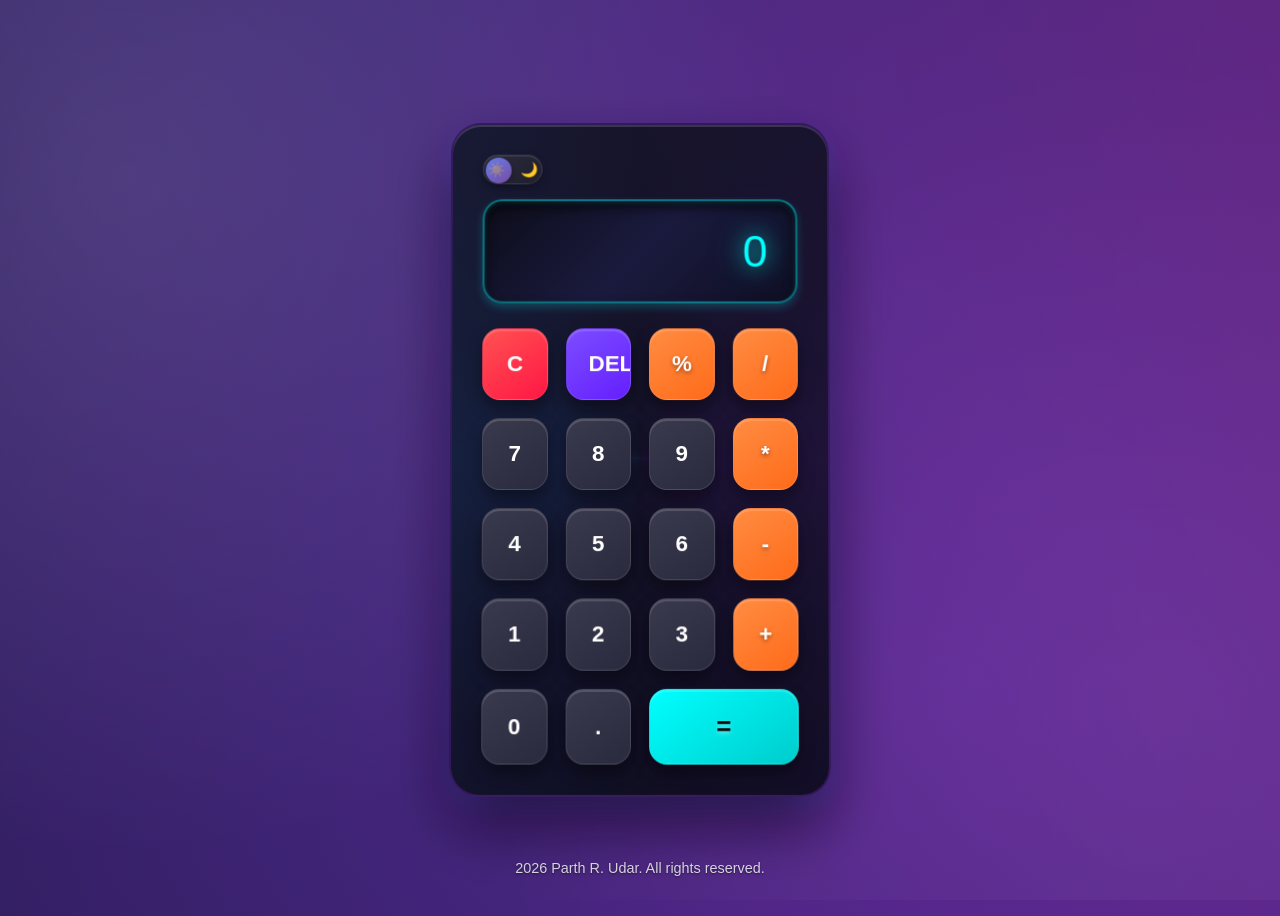
<file: CodeAlpha_Calculator/index.html>
<!DOCTYPE html>
<html lang="en">
<head>
    <meta charset="UTF-8">
    <title>Professional Calculator</title>
    <meta name="viewport" content="width=device-width, initial-scale=1.0">

    <!-- CSS Link -->
    <link rel="stylesheet" href="style.css">
</head>
<body>

<div class="calculator">
    <div class="header">
        <div class="mode-toggle">
            <input type="checkbox" id="theme-toggle" class="theme-toggle-input">
            <label for="theme-toggle" class="theme-toggle-label">
                <span class="sun-icon">☀️</span>
                <span class="moon-icon">🌙</span>
            </label>
        </div>
    </div>
    <div id="display" class="display">0</div>

    <div class="buttons">
        <button class="clear">C</button>
        <button class="del">DEL</button>
        <button class="operator">%</button>
        <button class="operator">/</button>

        <button>7</button>
        <button>8</button>
        <button>9</button>
        <button class="operator">*</button>

        <button>4</button>
        <button>5</button>
        <button>6</button>
        <button class="operator">-</button>

        <button>1</button>
        <button>2</button>
        <button>3</button>
        <button class="operator">+</button>

        <button>0</button>
        <button>.</button>
        <button class="equal">=</button>
    </div>
</div>

<footer class="footer">
    <p> 2026 Parth R. Udar. All rights reserved.</p>
</footer>

<!-- JavaScript Link -->
<script src="script.js"></script>
</body>
</html>
</file>
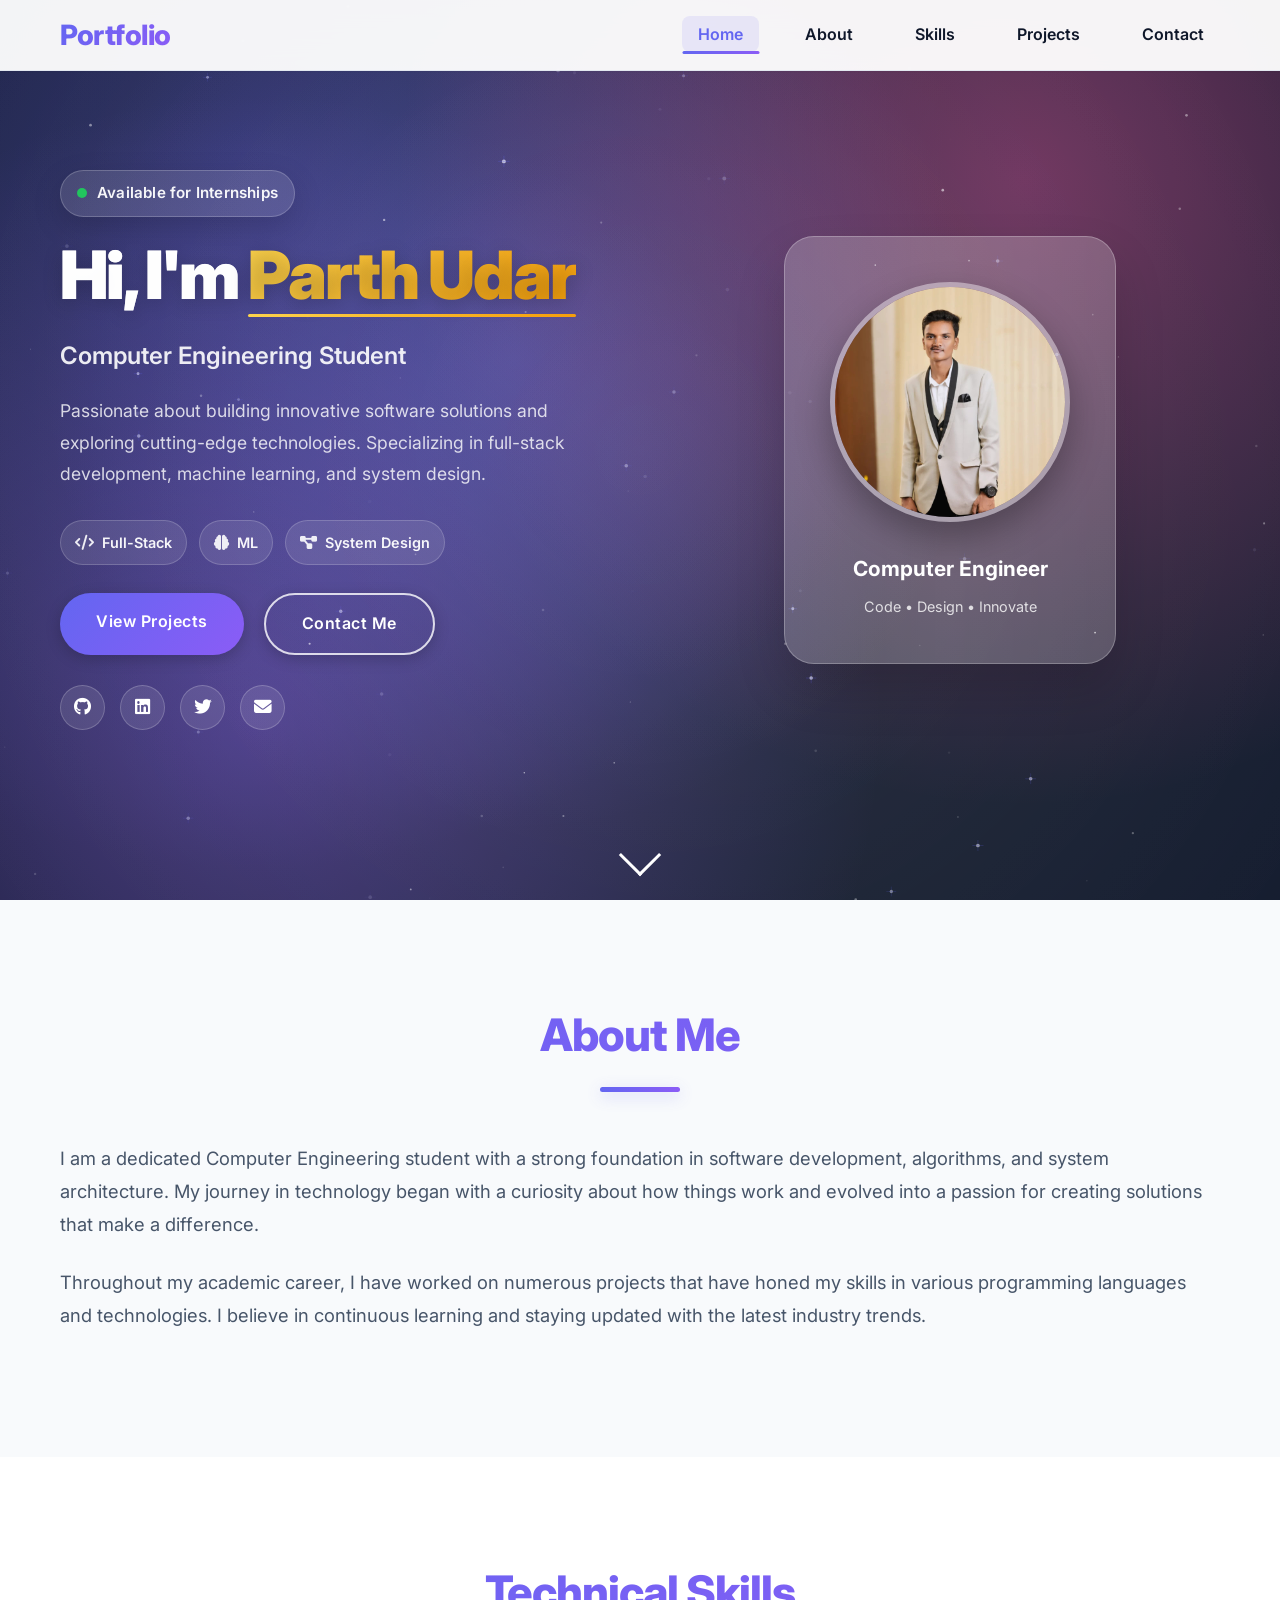
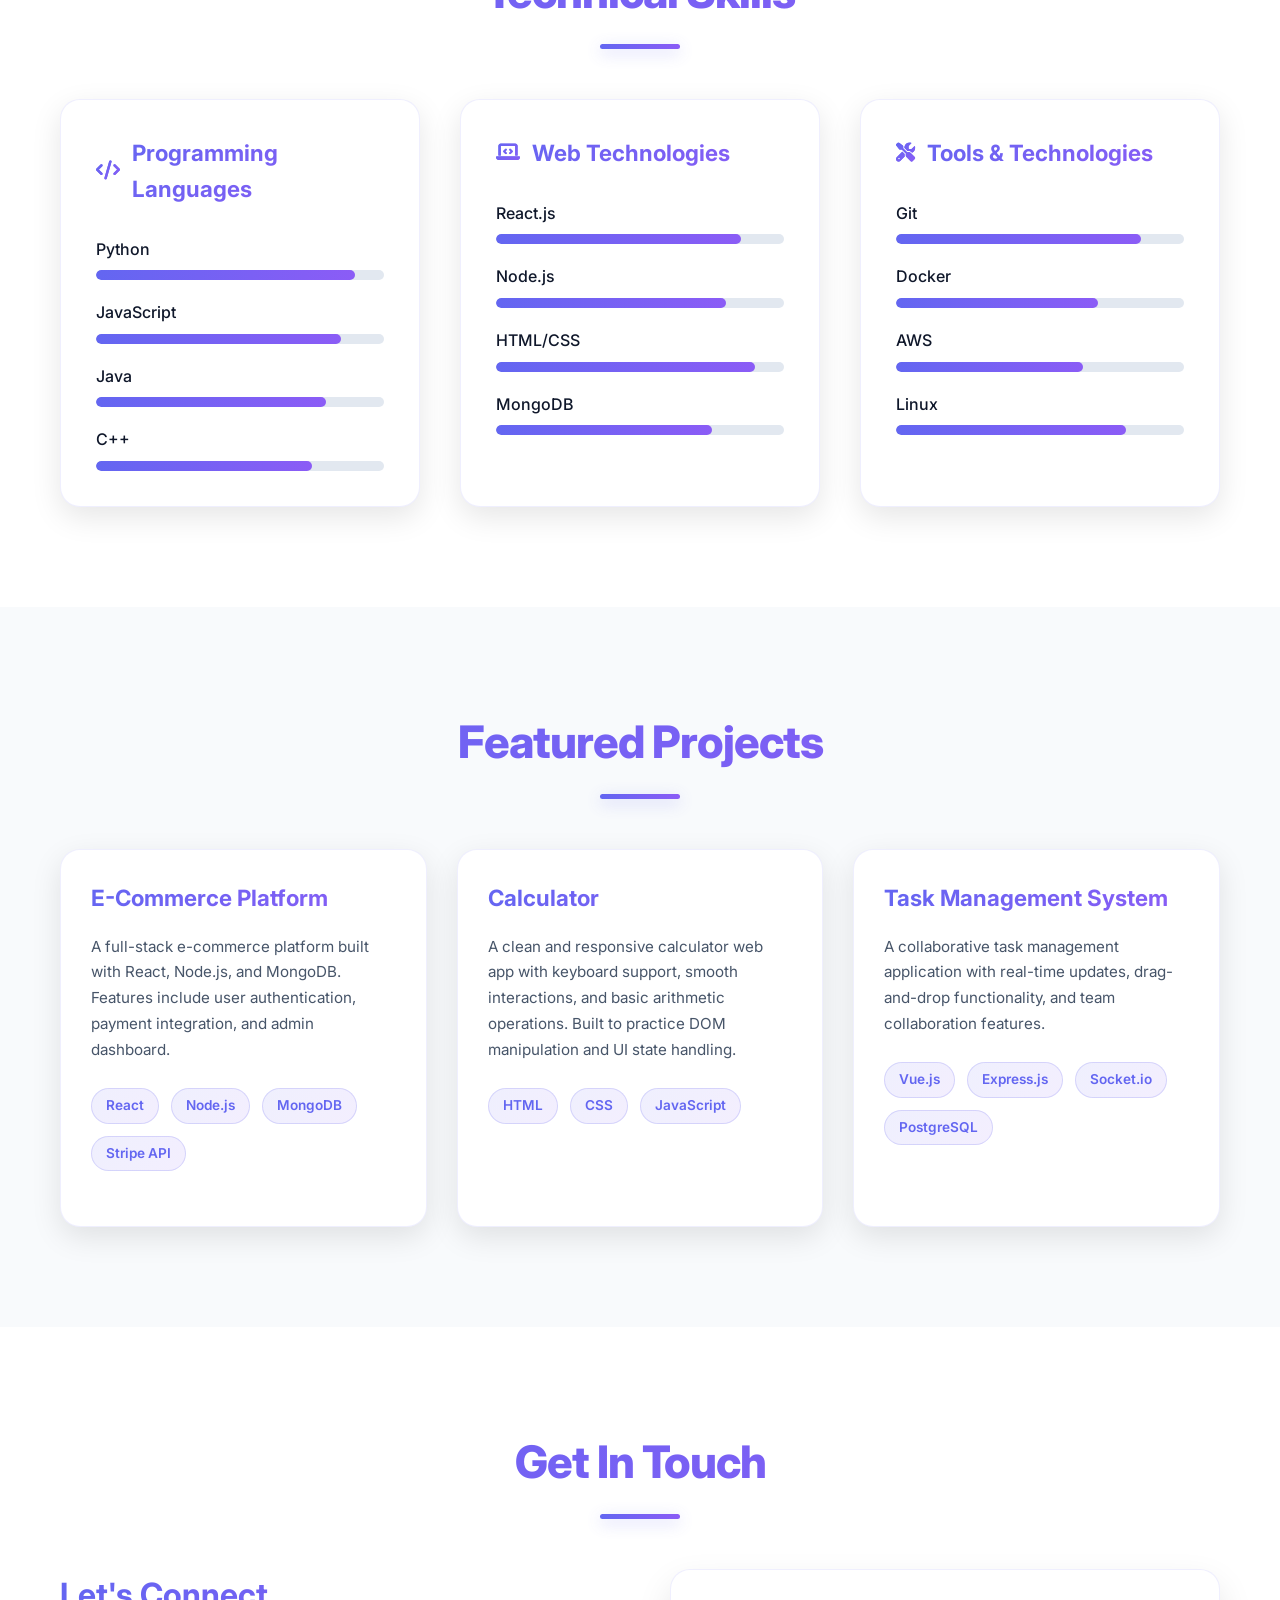
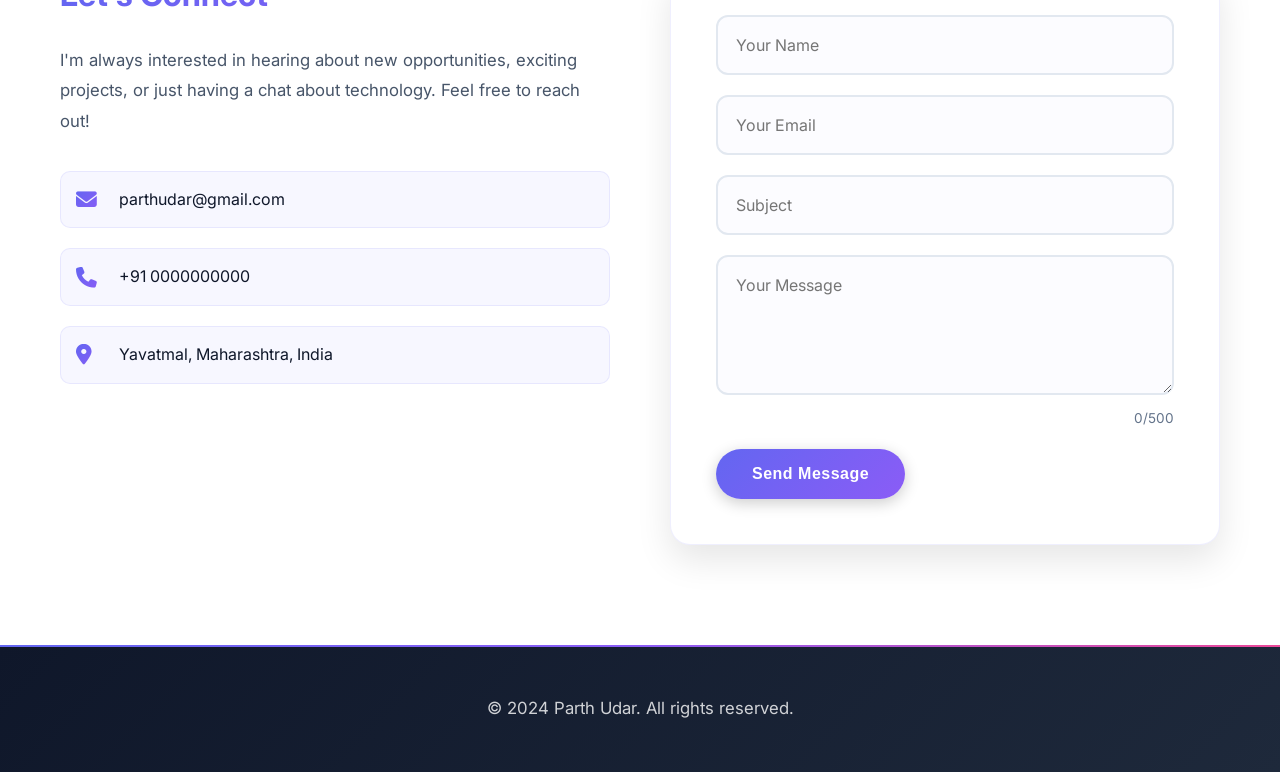
<file: CodeAlpha_Portfilo/index.html>
<!DOCTYPE html>
<html lang="en">
<head>
    <meta charset="UTF-8">
    <meta name="viewport" content="width=device-width, initial-scale=1.0">
    <title>Parth Udar - Computer Engineering Portfolio</title>
    <link rel="stylesheet" href="styles.css">
    <link rel="preconnect" href="https://fonts.googleapis.com">
    <link rel="preconnect" href="https://fonts.gstatic.com" crossorigin>
    <link href="https://fonts.googleapis.com/css2?family=Inter:wght@300;400;500;600;700;800&display=swap" rel="stylesheet">
    <link rel="stylesheet" href="https://cdnjs.cloudflare.com/ajax/libs/font-awesome/6.4.0/css/all.min.css">
</head>
<body>
    <!-- Navigation -->
    <nav class="navbar">
        <div class="nav-container">
            <div class="nav-logo">
                <span class="logo-text">Portfolio</span>
            </div>
            <ul class="nav-menu">
                <li class="nav-item">
                    <a href="#home" class="nav-link">Home</a>
                </li>
                <li class="nav-item">
                    <a href="#about" class="nav-link">About</a>
                </li>
                <li class="nav-item">
                    <a href="#skills" class="nav-link">Skills</a>
                </li>
                <li class="nav-item">
                    <a href="#projects" class="nav-link">Projects</a>
                </li>
                <li class="nav-item">
                    <a href="#contact" class="nav-link">Contact</a>
                </li>
            </ul>
            <div class="hamburger">
                <span class="bar"></span>
                <span class="bar"></span>
                <span class="bar"></span>
            </div>
        </div>
    </nav>

    <!-- Hero Section -->
    <section id="home" class="hero">
        <canvas id="starsCanvas" class="stars-canvas" aria-hidden="true"></canvas>
        <div class="hero-container">
            <div class="hero-content">
                <div class="hero-badge">
                    <span class="badge-dot"></span>
                    <span class="badge-text">Available for Internships</span>
                </div>
                <h1 class="hero-title">
                    <span class="hero-title-prefix">Hi, I'm </span><span class="highlight hero-title-name" data-text="Parth Udar"></span>
                </h1>
                <h2 class="hero-subtitle">Computer Engineering Student</h2>
                <p class="hero-description">
                    Passionate about building innovative software solutions and exploring cutting-edge technologies.
                    Specializing in full-stack development, machine learning, and system design.
                </p>
                <div class="hero-highlights">
                    <span class="highlight-chip"><i class="fas fa-code"></i> Full-Stack</span>
                    <span class="highlight-chip"><i class="fas fa-brain"></i> ML</span>
                    <span class="highlight-chip"><i class="fas fa-diagram-project"></i> System Design</span>
                </div>
                <div class="hero-buttons">
                    <a href="#projects" class="btn btn-primary">View Projects</a>
                    <a href="#contact" class="btn btn-secondary">Contact Me</a>
                </div>
                <div class="hero-social">
                    <a href="#" class="social-link"><i class="fab fa-github"></i></a>
                    <a href="#" class="social-link"><i class="fab fa-linkedin"></i></a>
                    <a href="#" class="social-link"><i class="fab fa-twitter"></i></a>
                    <a href="#" class="social-link"><i class="fas fa-envelope"></i></a>
                </div>
            </div>
            <div class="hero-image">
                <div class="profile-card">
                    <div class="profile-img">
                        <img src="image/Parth_image.jpeg" alt="Parth Udar">
                    </div>
                    <div class="profile-info">
                        <h3>Computer Engineer</h3>
                        <p>Code • Design • Innovate</p>
                    </div>
                </div>
            </div>
        </div>
        <div class="scroll-indicator">
            <div class="scroll-arrow"></div>
        </div>
    </section>

    <!-- About Section -->
    <section id="about" class="about">
        <div class="container">
            <h2 class="section-title">About Me</h2>
            <div class="about-content">
                <div class="about-text">
                    <p>
                        I am a dedicated Computer Engineering student with a strong foundation in software development,
                        algorithms, and system architecture. My journey in technology began with a curiosity about how
                        things work and evolved into a passion for creating solutions that make a difference.
                    </p>
                    <p>
                        Throughout my academic career, I have worked on numerous projects that have honed my skills in
                        various programming languages and technologies. I believe in continuous learning and staying
                        updated with the latest industry trends.
                    </p>
                </div>
            </div>
        </div>
    </section>

    <!-- Skills Section -->
    <section id="skills" class="skills">
        <div class="container">
            <h2 class="section-title">Technical Skills</h2>
            <div class="skills-grid">
                <div class="skill-category">
                    <h3><i class="fas fa-code"></i> Programming Languages</h3>
                    <div class="skill-items">
                        <div class="skill-item">
                            <span class="skill-name">Python</span>
                            <div class="skill-bar">
                                <div class="skill-progress" data-progress="90"></div>
                            </div>
                        </div>
                        <div class="skill-item">
                            <span class="skill-name">JavaScript</span>
                            <div class="skill-bar">
                                <div class="skill-progress" data-progress="85"></div>
                            </div>
                        </div>
                        <div class="skill-item">
                            <span class="skill-name">Java</span>
                            <div class="skill-bar">
                                <div class="skill-progress" data-progress="80"></div>
                            </div>
                        </div>
                        <div class="skill-item">
                            <span class="skill-name">C++</span>
                            <div class="skill-bar">
                                <div class="skill-progress" data-progress="75"></div>
                            </div>
                        </div>
                    </div>
                </div>
                <div class="skill-category">
                    <h3><i class="fas fa-laptop-code"></i> Web Technologies</h3>
                    <div class="skill-items">
                        <div class="skill-item">
                            <span class="skill-name">React.js</span>
                            <div class="skill-bar">
                                <div class="skill-progress" data-progress="85"></div>
                            </div>
                        </div>
                        <div class="skill-item">
                            <span class="skill-name">Node.js</span>
                            <div class="skill-bar">
                                <div class="skill-progress" data-progress="80"></div>
                            </div>
                        </div>
                        <div class="skill-item">
                            <span class="skill-name">HTML/CSS</span>
                            <div class="skill-bar">
                                <div class="skill-progress" data-progress="90"></div>
                            </div>
                        </div>
                        <div class="skill-item">
                            <span class="skill-name">MongoDB</span>
                            <div class="skill-bar">
                                <div class="skill-progress" data-progress="75"></div>
                            </div>
                        </div>
                    </div>
                </div>
                <div class="skill-category">
                    <h3><i class="fas fa-tools"></i> Tools & Technologies</h3>
                    <div class="skill-items">
                        <div class="skill-item">
                            <span class="skill-name">Git</span>
                            <div class="skill-bar">
                                <div class="skill-progress" data-progress="85"></div>
                            </div>
                        </div>
                        <div class="skill-item">
                            <span class="skill-name">Docker</span>
                            <div class="skill-bar">
                                <div class="skill-progress" data-progress="70"></div>
                            </div>
                        </div>
                        <div class="skill-item">
                            <span class="skill-name">AWS</span>
                            <div class="skill-bar">
                                <div class="skill-progress" data-progress="65"></div>
                            </div>
                        </div>
                        <div class="skill-item">
                            <span class="skill-name">Linux</span>
                            <div class="skill-bar">
                                <div class="skill-progress" data-progress="80"></div>
                            </div>
                        </div>
                    </div>
                </div>
            </div>
        </div>
    </section>

    <!-- Projects Section -->
    <section id="projects" class="projects">
        <div class="container">
            <h2 class="section-title">Featured Projects</h2>
            <div class="projects-grid">
                <div class="project-card">
                    <div class="project-content">
                        <h3 class="project-title">E-Commerce Platform</h3>
                        <p class="project-description">
                            A full-stack e-commerce platform built with React, Node.js, and MongoDB. Features include user authentication, payment integration, and admin dashboard.
                        </p>
                        <div class="project-tech">
                            <span class="tech-tag">React</span>
                            <span class="tech-tag">Node.js</span>
                            <span class="tech-tag">MongoDB</span>
                            <span class="tech-tag">Stripe API</span>
                        </div>
                    </div>
                </div>
                <div class="project-card">
                    <div class="project-content">
                        <h3 class="project-title">Calculator</h3>
                        <p class="project-description">
                            A clean and responsive calculator web app with keyboard support, smooth interactions, and basic arithmetic operations.
                            Built to practice DOM manipulation and UI state handling.
                        </p>
                        <div class="project-tech">
                            <span class="tech-tag">HTML</span>
                            <span class="tech-tag">CSS</span>
                            <span class="tech-tag">JavaScript</span>
                        </div>
                    </div>
                </div>
                <div class="project-card">
                    <div class="project-content">
                        <h3 class="project-title">Task Management System</h3>
                        <p class="project-description">
                            A collaborative task management application with real-time updates, drag-and-drop functionality, and team collaboration features.
                        </p>
                        <div class="project-tech">
                            <span class="tech-tag">Vue.js</span>
                            <span class="tech-tag">Express.js</span>
                            <span class="tech-tag">Socket.io</span>
                            <span class="tech-tag">PostgreSQL</span>
                        </div>
                    </div>
                </div>
            </div>
        </div>
    </section>

    <!-- Contact Section -->
    <section id="contact" class="contact">
        <div class="container">
            <h2 class="section-title">Get In Touch</h2>
            <div class="contact-content">
                <div class="contact-info">
                    <h3>Let's Connect</h3>
                    <p>
                        I'm always interested in hearing about new opportunities, exciting projects, or just having a chat about technology.
                        Feel free to reach out!
                    </p>
                    <div class="contact-details">
                        <div class="contact-item">
                            <i class="fas fa-envelope"></i>
                            <span>parthudar@gmail.com</span>
                        </div>
                        <div class="contact-item">
                            <i class="fas fa-phone"></i>
                            <span>+91 0000000000</span>
                        </div>
                        <div class="contact-item">
                            <i class="fas fa-map-marker-alt"></i>
                            <span>Yavatmal, Maharashtra, India</span>
                        </div>
                    </div>
                    <div class="contact-social">
                        <a href="#" class="social-link"><i class="fab fa-github"></i></a>
                        <a href="#" class="social-link"><i class="fab fa-linkedin"></i></a>
                        <a href="#" class="social-link"><i class="fab fa-twitter"></i></a>
                        <a href="#" class="social-link"><i class="fab fa-instagram"></i></a>
                    </div>
                </div>
                <div class="contact-form">
                    <form id="contactForm">
                        <div class="form-group">
                            <input type="text" id="name" name="name" placeholder="Your Name" required>
                        </div>
                        <div class="form-group">
                            <input type="email" id="email" name="email" placeholder="Your Email" required>
                        </div>
                        <div class="form-group">
                            <input type="text" id="subject" name="subject" placeholder="Subject" required>
                        </div>
                        <div class="form-group">
                            <textarea id="message" name="message" rows="5" placeholder="Your Message" required></textarea>
                        </div>
                        <button type="submit" class="btn btn-primary">Send Message</button>
                    </form>
                </div>
            </div>
        </div>
    </section>

    <!-- Footer -->
    <footer class="footer">
        <div class="container">
            <p>&copy; 2024 Parth Udar. All rights reserved.</p>
        </div>
    </footer>

    <script src="script.js"></script>
</body>
</html>
</file>
<file: CodeAlpha_Calculator/style.css>
* {
    box-sizing: border-box;
    font-family: "Segoe UI", Tahoma, sans-serif;
}

body {
    background: 
        radial-gradient(circle at 25% 25%, rgba(138, 43, 226, 0.4), transparent 50%),
        radial-gradient(circle at 75% 75%, rgba(30, 144, 255, 0.4), transparent 50%),
        radial-gradient(circle at 50% 10%, rgba(255, 20, 147, 0.3), transparent 50%),
        linear-gradient(45deg, #0f0c29, #302b63, #24243e);
    background-size: 300% 300%;
    animation: gradientShift 20s ease infinite;
    height: 100vh;
    display: flex;
    flex-direction: column;
    justify-content: center;
    align-items: center;
    overflow: hidden;
    transition: all 0.5s ease;
}

body.light-mode {
    background: 
        radial-gradient(circle at 25% 25%, rgba(255, 182, 193, 0.4), transparent 50%),
        radial-gradient(circle at 75% 75%, rgba(135, 206, 250, 0.4), transparent 50%),
        radial-gradient(circle at 50% 10%, rgba(255, 218, 185, 0.3), transparent 50%),
        linear-gradient(45deg, #ffeef8, #e6f3ff, #fff5e6);
    background-size: 300% 300%;
}

body::before {
    content: '';
    position: absolute;
    top: 0;
    left: 0;
    right: 0;
    bottom: 0;
    background: 
        radial-gradient(circle at 10% 20%, rgba(255, 255, 255, 0.1) 0%, transparent 50%),
        radial-gradient(circle at 90% 80%, rgba(255, 255, 255, 0.05) 0%, transparent 50%);
    pointer-events: none;
}

@keyframes gradientShift {
    0% { background-position: 0% 50%; }
    50% { background-position: 100% 50%; }
    100% { background-position: 0% 50%; }
}

.calculator {
    width: 380px;
    background: linear-gradient(135deg, rgba(20, 20, 40, 0.95), rgba(10, 10, 25, 0.95));
    backdrop-filter: blur(25px);
    border-radius: 30px;
    padding: 30px;
    box-shadow: 
        0 30px 60px rgba(0, 0, 0, 0.6),
        0 20px 40px rgba(138, 43, 226, 0.3),
        0 10px 20px rgba(30, 144, 255, 0.2),
        inset 0 2px 0 rgba(255, 255, 255, 0.15);
    border: 2px solid rgba(138, 43, 226, 0.3);
    transform: perspective(1000px) rotateX(1deg);
    transition: all 0.4s cubic-bezier(0.4, 0, 0.2, 1);
    position: relative;
    overflow: hidden;
}

.calculator::before {
    content: '';
    position: absolute;
    top: -50%;
    left: -50%;
    width: 200%;
    height: 200%;
    background: conic-gradient(from 0deg, transparent, rgba(138, 43, 226, 0.1), transparent, rgba(30, 144, 255, 0.1), transparent);
    animation: rotate 10s linear infinite;
    pointer-events: none;
}

@keyframes rotate {
    0% { transform: rotate(0deg); }
    100% { transform: rotate(360deg); }
}

.calculator:hover {
    transform: perspective(1000px) rotateX(0deg) scale(1.03);
    box-shadow: 
        0 40px 80px rgba(0, 0, 0, 0.7),
        0 25px 50px rgba(138, 43, 226, 0.4),
        0 15px 30px rgba(30, 144, 255, 0.3),
        inset 0 2px 0 rgba(255, 255, 255, 0.2);
}

.display {
    background: linear-gradient(135deg, #0d0d1a, #1a1a3e, #0f0f23);
    color: #00ffff;
    font-size: 2.8rem;
    font-weight: 200;
    padding: 25px;
    text-align: right;
    border-radius: 20px;
    margin-bottom: 25px;
    overflow-x: auto;
    box-shadow: 
        inset 0 6px 12px rgba(0, 0, 0, 0.7),
        inset 0 2px 4px rgba(0, 255, 255, 0.3),
        0 4px 8px rgba(0, 255, 255, 0.2);
    border: 2px solid rgba(0, 255, 255, 0.4);
    text-shadow: 
        0 0 20px rgba(0, 255, 255, 0.8),
        0 0 40px rgba(0, 255, 255, 0.4);
    letter-spacing: 3px;
    position: relative;
    overflow: hidden;
}

.display::before {
    content: '';
    position: absolute;
    top: 0;
    left: -100%;
    width: 100%;
    height: 100%;
    background: linear-gradient(90deg, transparent, rgba(0, 255, 255, 0.2), transparent);
    animation: shimmer 3s infinite;
}

@keyframes shimmer {
    0% { left: -100%; }
    50%, 100% { left: 100%; }
}

.buttons {
    display: grid;
    grid-template-columns: repeat(4, 1fr);
    gap: 18px;
    position: relative;
    z-index: 1;
}

button {
    padding: 22px;
    font-size: 1.4rem;
    font-weight: 600;
    border: none;
    border-radius: 18px;
    cursor: pointer;
    background: linear-gradient(145deg, #3a3a4e, #2a2a3e);
    color: #ffffff;
    transition: all 0.4s cubic-bezier(0.4, 0, 0.2, 1);
    box-shadow: 
        0 8px 16px rgba(0, 0, 0, 0.4),
        inset 0 2px 0 rgba(255, 255, 255, 0.15);
    position: relative;
    overflow: hidden;
    border: 1px solid rgba(255, 255, 255, 0.1);
}

button::before {
    content: '';
    position: absolute;
    top: 0;
    left: -100%;
    width: 100%;
    height: 100%;
    background: linear-gradient(90deg, transparent, rgba(255, 255, 255, 0.3), transparent);
    transition: left 0.6s;
}

button:hover::before {
    left: 100%;
}

button:hover {
    transform: translateY(-3px) scale(1.06);
    background: linear-gradient(145deg, #4a4a5e, #3a3a4e);
    box-shadow: 
        0 12px 24px rgba(0, 0, 0, 0.5),
        0 6px 12px rgba(138, 43, 226, 0.3),
        inset 0 2px 0 rgba(255, 255, 255, 0.2);
}

button:active {
    transform: translateY(-1px) scale(1.02);
    box-shadow: 
        0 4px 8px rgba(0, 0, 0, 0.4),
        inset 0 2px 4px rgba(0, 0, 0, 0.3);
}

.operator {
    background: linear-gradient(145deg, #ff8c42, #ff6b1a);
    color: #ffffff;
    font-weight: 700;
    text-shadow: 0 2px 4px rgba(0, 0, 0, 0.4);
}

.operator:hover {
    background: linear-gradient(145deg, #ffa726, #ff9800);
    box-shadow: 
        0 12px 24px rgba(255, 140, 66, 0.5),
        0 6px 12px rgba(255, 193, 7, 0.4),
        inset 0 2px 0 rgba(255, 255, 255, 0.3);
}

.equal {
    grid-column: span 2;
    background: linear-gradient(145deg, #00ffff, #00cccc);
    color: #0a0a0f;
    font-weight: bold;
    font-size: 1.6rem;
    text-shadow: 0 2px 4px rgba(255, 255, 255, 0.4);
}

.equal:hover {
    background: linear-gradient(145deg, #40ffff, #00dddd);
    box-shadow: 
        0 12px 24px rgba(0, 255, 255, 0.5),
        0 6px 12px rgba(0, 212, 212, 0.4),
        inset 0 2px 0 rgba(255, 255, 255, 0.3);
}

.clear {
    background: linear-gradient(145deg, #ff5252, #ff1744);
    color: #ffffff;
    font-weight: 700;
}

.clear:hover {
    background: linear-gradient(145deg, #ff6b6b, #ff5252);
    box-shadow: 
        0 12px 24px rgba(255, 82, 82, 0.5),
        0 6px 12px rgba(255, 23, 68, 0.4),
        inset 0 2px 0 rgba(255, 255, 255, 0.3);
}

.del {
    background: linear-gradient(145deg, #7c4dff, #651fff);
    color: #ffffff;
    font-weight: 700;
}

.del:hover {
    background: linear-gradient(145deg, #9575cd, #7c4dff);
    box-shadow: 
        0 12px 24px rgba(124, 77, 255, 0.5),
        0 6px 12px rgba(101, 31, 255, 0.4),
        inset 0 2px 0 rgba(255, 255, 255, 0.3);
}

.header {
    display: flex;
    justify-content: space-between;
    align-items: center;
    margin-bottom: 15px;
}

.mode-toggle {
    position: relative;
}

.power-toggle {
    position: relative;
}

.theme-toggle-input {
    display: none;
}

.theme-toggle-label {
    display: flex;
    align-items: center;
    justify-content: space-between;
    width: 60px;
    height: 30px;
    background: linear-gradient(145deg, #2a2a3d, #1f1f2e);
    border-radius: 15px;
    cursor: pointer;
    position: relative;
    transition: all 0.3s ease;
    box-shadow: 
        0 4px 8px rgba(0, 0, 0, 0.3),
        inset 0 1px 0 rgba(255, 255, 255, 0.1);
    border: 1px solid rgba(255, 255, 255, 0.1);
}

.theme-toggle-label::before {
    content: '';
    position: absolute;
    width: 26px;
    height: 26px;
    background: linear-gradient(145deg, #667eea, #764ba2);
    border-radius: 50%;
    top: 2px;
    left: 2px;
    transition: all 0.3s ease;
    box-shadow: 0 2px 4px rgba(0, 0, 0, 0.3);
}

.theme-toggle-input:checked + .theme-toggle-label::before {
    transform: translateX(30px);
    background: linear-gradient(145deg, #ffeaa7, #fdcb6e);
}

.sun-icon, .moon-icon {
    font-size: 14px;
    z-index: 1;
    transition: all 0.3s ease;
}

.sun-icon {
    margin-left: 4px;
    opacity: 0.3;
}

.moon-icon {
    margin-right: 4px;
    opacity: 1;
}

.theme-toggle-input:checked + .theme-toggle-label .sun-icon {
    opacity: 1;
}

.theme-toggle-input:checked + .theme-toggle-label .moon-icon {
    opacity: 0.3;
}

.footer {
    position: absolute;
    bottom: 10px;
    text-align: center;
    color: rgba(255, 255, 255, 0.8);
    font-size: 0.9rem;
    font-weight: 400;
    text-shadow: 0 1px 2px rgba(0, 0, 0, 0.5);
    transition: all 0.5s ease;
}

body.light-mode .footer {
    color: rgba(0, 0, 0, 0.7);
    text-shadow: 0 1px 2px rgba(255, 255, 255, 0.5);
}

body.light-mode .calculator {
    background: linear-gradient(145deg, rgba(255, 255, 255, 0.95), rgba(240, 240, 250, 0.95));
    box-shadow: 
        0 25px 50px rgba(0, 0, 0, 0.2),
        0 15px 35px rgba(255, 200, 100, 0.3),
        inset 0 1px 0 rgba(255, 255, 255, 0.8);
    border: 1px solid rgba(255, 255, 255, 0.5);
}

body.light-mode .display {
    background: linear-gradient(135deg, #f8f9fa, #e9ecef);
    color: #2d3436;
    box-shadow: 
        inset 0 4px 8px rgba(0, 0, 0, 0.1),
        0 2px 4px rgba(0, 0, 0, 0.1);
    border: 1px solid rgba(0, 0, 0, 0.1);
    text-shadow: none;
}

body.light-mode button {
    background: linear-gradient(145deg, #f8f9fa, #e9ecef);
    color: #2d3436;
    box-shadow: 
        0 6px 12px rgba(0, 0, 0, 0.1),
        inset 0 1px 0 rgba(255, 255, 255, 0.8);
}

body.light-mode button:hover {
    background: linear-gradient(145deg, #ffffff, #f1f3f5);
    box-shadow: 
        0 8px 16px rgba(0, 0, 0, 0.15),
        0 4px 8px rgba(0, 0, 0, 0.1);
}

body.light-mode .operator {
    background: linear-gradient(145deg, #ff9f43, #ee5a24);
    color: #ffffff;
}

body.light-mode .operator:hover {
    background: linear-gradient(145deg, #ffa502, #ff6348);
}

body.light-mode .equal {
    background: linear-gradient(145deg, #00d2d3, #01a3a4);
    color: #ffffff;
}

body.light-mode .equal:hover {
    background: linear-gradient(145deg, #00b894, #00a085);
}

body.light-mode .clear {
    background: linear-gradient(145deg, #ff6b6b, #ee5a6f);
}

body.light-mode .clear:hover {
    background: linear-gradient(145deg, #ff7675, #d63031);
}

body.light-mode .del {
    background: linear-gradient(145deg, #a29bfe, #6c5ce7);
}

body.light-mode .del:hover {
background: linear-gradient(145deg, #b2bec3, #74b9ff);
}

body.light-mode .theme-toggle-label {
background: linear-gradient(145deg, #f8f9fa, #e9ecef);
box-shadow: 
    0 4px 8px rgba(0, 0, 0, 0.1),
    inset 0 1px 0 rgba(255, 255, 255, 0.8);
border: 1px solid rgba(0, 0, 0, 0.1);
}

.power-toggle-input {
display: none;
}

.power-toggle-label {
display: flex;
align-items: center;
justify-content: center;
width: 40px;
height: 40px;
background: linear-gradient(145deg, #2a2a3d, #1f1f2e);
border-radius: 50%;
cursor: pointer;
position: relative;
transition: all 0.3s ease;
box-shadow: 
    0 4px 8px rgba(0, 0, 0, 0.3),
    inset 0 1px 0 rgba(255, 255, 255, 0.1);
border: 1px solid rgba(255, 255, 255, 0.1);
}

.power-toggle-label:hover {
transform: scale(1.1);
box-shadow: 
    0 6px 12px rgba(0, 0, 0, 0.4),
    inset 0 1px 0 rgba(255, 255, 255, 0.1);
}

.power-toggle-input:checked + .power-toggle-label {
background: linear-gradient(145deg, #00ff88, #00cc6a);
box-shadow: 
    0 4px 8px rgba(0, 255, 136, 0.4),
    inset 0 1px 0 rgba(255, 255, 255, 0.2);
border: 1px solid rgba(0, 255, 136, 0.3);
}

.power-toggle-input:checked + .power-toggle-label:hover {
background: linear-gradient(145deg, #00ff99, #00dd77);
box-shadow: 
    0 6px 12px rgba(0, 255, 136, 0.5),
    inset 0 1px 0 rgba(255, 255, 255, 0.3);
}

.power-icon {
font-size: 18px;
transition: all 0.3s ease;
color: #ffffff;
}

.power-toggle-input:not(:checked) + .power-toggle-label .power-icon {
color: #ff6b6b;
}

.calculator.powered-off {
opacity: 0.3;
pointer-events: none;
transform: perspective(1000px) rotateX(2deg) scale(0.98);
}

.calculator.powered-off .display {
color: #444;
text-shadow: none;
}

.calculator.powered-off button {
pointer-events: none;
}

body.light-mode .power-toggle-label {
background: linear-gradient(145deg, #f8f9fa, #e9ecef);
box-shadow: 
    0 4px 8px rgba(0, 0, 0, 0.1),
    inset 0 1px 0 rgba(255, 255, 255, 0.8);
border: 1px solid rgba(0, 0, 0, 0.1);
}

body.light-mode .power-toggle-label:hover {
background: linear-gradient(145deg, #ffffff, #f1f3f5);
box-shadow: 
    0 6px 12px rgba(0, 0, 0, 0.15),
    inset 0 1px 0 rgba(255, 255, 255, 0.8);
}

body.light-mode .power-toggle-input:checked + .power-toggle-label {
background: linear-gradient(145deg, #00d2d3, #01a3a4);
box-shadow: 
    0 4px 8px rgba(0, 210, 211, 0.4),
    inset 0 1px 0 rgba(255, 255, 255, 0.3);
border: 1px solid rgba(0, 210, 211, 0.3);
}

body.light-mode .power-toggle-input:checked + .power-toggle-label:hover {
background: linear-gradient(145deg, #00b894, #00a085);
box-shadow: 
    0 6px 12px rgba(0, 210, 211, 0.5),
    inset 0 1px 0 rgba(255, 255, 255, 0.4);
}
</file>
<file: CodeAlpha_Portfilo/styles.css>
/* Reset and Base Styles */
* {
    margin: 0;
    padding: 0;
    box-sizing: border-box;
}

:root {
    --primary-color: #6366F1;
    --primary-dark: #4F46E5;
    --secondary-color: #8B5CF6;
    --accent-color: #EC4899;
    --text-dark: #0F172A;
    --text-light: #475569;
    --bg-light: #F8FAFC;
    --bg-white: #FFFFFF;
    --bg-gradient: linear-gradient(135deg, #667eea 0%, #764ba2 100%);
    --border-color: #E2E8F0;
    --shadow-sm: 0 1px 2px 0 rgba(0, 0, 0, 0.05);
    --shadow-md: 0 4px 6px -1px rgba(0, 0, 0, 0.1);
    --shadow-lg: 0 10px 15px -3px rgba(0, 0, 0, 0.1);
    --shadow-xl: 0 20px 25px -5px rgba(0, 0, 0, 0.1);
    --shadow-2xl: 0 25px 50px -12px rgba(0, 0, 0, 0.25);
    --gradient-1: linear-gradient(135deg, #667eea 0%, #764ba2 100%);
    --gradient-2: linear-gradient(135deg, #f093fb 0%, #f5576c 100%);
    --gradient-3: linear-gradient(135deg, #4facfe 0%, #00f2fe 100%);
}

html {
    scroll-behavior: smooth;
}

body {
    font-family: 'Inter', sans-serif;
    line-height: 1.6;
    color: var(--text-dark);
    background-color: var(--bg-white);
}

.container {
    max-width: 1200px;
    margin: 0 auto;
    padding: 0 20px;
}

/* Navigation */
.navbar {
    position: fixed;
    top: 0;
    width: 100%;
    background: rgba(255, 255, 255, 0.95);
    backdrop-filter: blur(20px);
    z-index: 1000;
    box-shadow: 0 1px 3px rgba(0, 0, 0, 0.1);
    transition: all 0.3s cubic-bezier(0.4, 0, 0.2, 1);
    border-bottom: 1px solid var(--border-color);
}

.nav-container {
    max-width: 1200px;
    margin: 0 auto;
    padding: 0 20px;
    display: flex;
    justify-content: space-between;
    align-items: center;
    height: 70px;
}

.nav-logo .logo-text {
    font-size: 28px;
    font-weight: 800;
    background: linear-gradient(135deg, var(--primary-color), var(--secondary-color));
    -webkit-background-clip: text;
    -webkit-text-fill-color: transparent;
    background-clip: text;
    text-decoration: none;
    letter-spacing: -0.5px;
}

.nav-menu {
    display: flex;
    list-style: none;
    gap: 30px;
}

.nav-link {
    text-decoration: none;
    color: var(--text-dark);
    font-weight: 600;
    transition: all 0.3s cubic-bezier(0.4, 0, 0.2, 1);
    position: relative;
    padding: 8px 16px;
    border-radius: 8px;
}

.nav-link:hover,
.nav-link.active {
    color: #6366F1;
    background: rgba(99, 102, 241, 0.1);
    transform: translateY(-2px);
}

.nav-link::after {
    content: '';
    position: absolute;
    bottom: -2px;
    left: 50%;
    transform: translateX(-50%);
    width: 0;
    height: 3px;
    background: linear-gradient(90deg, #6366F1, #8B5CF6);
    border-radius: 2px;
    transition: width 0.4s cubic-bezier(0.4, 0, 0.2, 1);
}

.nav-link:hover::after,
.nav-link.active::after {
    width: 100%;
}

.hamburger {
    display: none;
    flex-direction: column;
    cursor: pointer;
}

.bar {
    width: 25px;
    height: 3px;
    background: var(--text-dark);
    margin: 3px 0;
    transition: 0.3s;
}

/* Hero Section */
.hero {
    min-height: 100vh;
    display: flex;
    align-items: center;
    background: radial-gradient(circle at 20% 20%, rgba(99, 102, 241, 0.35) 0%, rgba(15, 23, 42, 1) 55%),
        radial-gradient(circle at 80% 10%, rgba(236, 72, 153, 0.22) 0%, transparent 45%),
        radial-gradient(circle at 40% 90%, rgba(139, 92, 246, 0.25) 0%, transparent 50%),
        linear-gradient(180deg, #050816 0%, #0B1026 50%, #0F172A 100%);
    position: relative;
    overflow: hidden;
}

.stars-canvas {
    position: absolute;
    inset: 0;
    width: 100%;
    height: 100%;
    z-index: 1;
    pointer-events: none;
    opacity: 0.9;
}

.hero::before {
    content: '';
    position: absolute;
    top: 0;
    left: 0;
    right: 0;
    bottom: 0;
    background: 
        radial-gradient(circle at 20% 80%, rgba(139, 92, 246, 0.4) 0%, transparent 50%),
        radial-gradient(circle at 80% 20%, rgba(236, 72, 153, 0.4) 0%, transparent 50%),
        radial-gradient(circle at 40% 40%, rgba(99, 102, 241, 0.3) 0%, transparent 50%);
    animation: float 20s ease-in-out infinite;
    z-index: 0;
}

.hero::after {
    content: '';
    position: absolute;
    top: -50%;
    left: -50%;
    width: 200%;
    height: 200%;
    background: radial-gradient(circle, rgba(255, 255, 255, 0.1) 0%, transparent 70%);
    animation: rotate 30s linear infinite;
    z-index: 0;
}

@keyframes float {
    0%, 100% { transform: translateY(0px) rotate(0deg); }
    33% { transform: translateY(-20px) rotate(1deg); }
    66% { transform: translateY(10px) rotate(-1deg); }
}

@keyframes rotate {
    0% { transform: rotate(0deg); }
    100% { transform: rotate(360deg); }
}

.hero-container {
    max-width: 1200px;
    margin: 0 auto;
    padding: 0 20px;
    display: grid;
    grid-template-columns: 1fr 1fr;
    grid-template-areas: "content image";
    gap: 80px;
    align-items: center;
    position: relative;
    z-index: 2;
}

.hero-content {
    color: white;
    max-width: 560px;
    animation: heroFadeUp 0.9s cubic-bezier(0.4, 0, 0.2, 1) both;
    grid-area: content;
}

@keyframes heroFadeUp {
    from {
        opacity: 0;
        transform: translateY(18px);
    }
    to {
        opacity: 1;
        transform: translateY(0);
    }
}

.hero-badge {
    display: inline-flex;
    align-items: center;
    gap: 10px;
    padding: 10px 16px;
    border-radius: 999px;
    background: rgba(255, 255, 255, 0.12);
    border: 1px solid rgba(255, 255, 255, 0.2);
    backdrop-filter: blur(12px);
    box-shadow: 0 10px 30px rgba(0, 0, 0, 0.15);
    margin-bottom: 22px;
}

.badge-dot {
    width: 10px;
    height: 10px;
    border-radius: 50%;
    background: #22C55E;
    box-shadow: 0 0 0 0 rgba(34, 197, 94, 0.6);
    animation: pulseDot 2s ease-in-out infinite;
}

@keyframes pulseDot {
    0%, 100% { box-shadow: 0 0 0 0 rgba(34, 197, 94, 0.6); }
    50% { box-shadow: 0 0 0 10px rgba(34, 197, 94, 0); }
}

.badge-text {
    font-weight: 600;
    font-size: 0.95rem;
    letter-spacing: 0.2px;
    color: rgba(255, 255, 255, 0.95);
}

.hero-title {
    font-size: clamp(2.1rem, 5.2vw, 4.5rem);
    font-weight: 900;
    margin-bottom: 25px;
    line-height: 1.1;
    letter-spacing: -2px;
    text-shadow: 0 4px 20px rgba(0, 0, 0, 0.2);
    background: linear-gradient(135deg, #FFFFFF 0%, #E0E7FF 100%);
    -webkit-background-clip: text;
    -webkit-text-fill-color: transparent;
    background-clip: text;
    position: relative;
    animation: titleGlow 3s ease-in-out infinite alternate;
    white-space: nowrap;
}

.hero-title-prefix {
    -webkit-text-fill-color: initial;
    background: none;
    color: rgba(255, 255, 255, 0.95);
}

.hero-title-name {
    display: inline-block;
    min-width: 1ch;
}

@keyframes titleGlow {
    0% { filter: brightness(1); }
    100% { filter: brightness(1.2); }
}

.highlight {
    background: linear-gradient(135deg, #FCD34D, #F59E0B, #EF4444);
    background-size: 200% 200%;
    -webkit-background-clip: text;
    -webkit-text-fill-color: transparent;
    background-clip: text;
    position: relative;
    animation: gradientShift 3s ease-in-out infinite;
}

@keyframes gradientShift {
    0% { background-position: 0% 50%; }
    50% { background-position: 100% 50%; }
    100% { background-position: 0% 50%; }
}

.highlight::after {
    content: '';
    position: absolute;
    bottom: -5px;
    left: 0;
    right: 0;
    height: 3px;
    background: linear-gradient(90deg, #FCD34D, #F59E0B);
    border-radius: 2px;
}

.hero-subtitle {
    font-size: 1.5rem;
    font-weight: 600;
    margin-bottom: 20px;
    opacity: 0.9;
}

.hero-description {
    font-size: 1.1rem;
    margin-bottom: 30px;
    opacity: 0.8;
    line-height: 1.8;
}

.hero-highlights {
    display: flex;
    flex-wrap: wrap;
    gap: 12px;
    margin-bottom: 28px;
}

.highlight-chip {
    display: inline-flex;
    align-items: center;
    gap: 8px;
    padding: 10px 14px;
    border-radius: 999px;
    background: rgba(255, 255, 255, 0.1);
    border: 1px solid rgba(255, 255, 255, 0.18);
    color: rgba(255, 255, 255, 0.95);
    font-weight: 600;
    font-size: 0.9rem;
    transition: all 0.3s cubic-bezier(0.4, 0, 0.2, 1);
    backdrop-filter: blur(10px);
}

.highlight-chip i {
    font-size: 0.95rem;
    opacity: 0.95;
}

.highlight-chip:hover {
    transform: translateY(-3px);
    background: rgba(255, 255, 255, 0.18);
    border-color: rgba(255, 255, 255, 0.3);
    box-shadow: 0 12px 30px rgba(0, 0, 0, 0.18);
}

.hero-buttons {
    display: flex;
    gap: 20px;
    margin-bottom: 30px;
}

.btn {
    padding: 16px 36px;
    border: none;
    border-radius: 50px;
    font-weight: 600;
    text-decoration: none;
    transition: all 0.4s cubic-bezier(0.4, 0, 0.2, 1);
    cursor: pointer;
    display: inline-block;
    text-align: center;
    font-size: 1rem;
    letter-spacing: 0.5px;
    position: relative;
    overflow: hidden;
    box-shadow: 0 4px 15px rgba(0, 0, 0, 0.2);
}

.btn::before {
    content: '';
    position: absolute;
    top: 0;
    left: -100%;
    width: 100%;
    height: 100%;
    background: linear-gradient(90deg, transparent, rgba(255, 255, 255, 0.2), transparent);
    transition: left 0.5s;
}

.btn:hover::before {
    left: 100%;
}

.btn-primary {
    background: linear-gradient(135deg, #6366F1, #8B5CF6);
    color: white;
    position: relative;
}

.btn-primary::before {
    content: '';
    position: absolute;
    top: 0;
    left: -100%;
    width: 100%;
    height: 100%;
    background: linear-gradient(90deg, transparent, rgba(255, 255, 255, 0.3), transparent);
    transition: left 0.6s;
}

.btn-primary:hover::before {
    left: 100%;
}

.btn-primary:hover {
    background: linear-gradient(135deg, #4F46E5, #7C3AED);
    transform: translateY(-3px) scale(1.05);
    box-shadow: 0 8px 25px rgba(99, 102, 241, 0.4);
}

.btn-secondary {
    background: transparent;
    color: white;
    border: 2px solid rgba(255, 255, 255, 0.8);
    backdrop-filter: blur(10px);
}

.btn-secondary:hover {
    background: rgba(255, 255, 255, 0.95);
    color: #6366F1;
    transform: translateY(-3px) scale(1.05);
    box-shadow: 0 8px 25px rgba(255, 255, 255, 0.3);
    border-color: white;
}

.hero-social {
    display: flex;
    gap: 15px;
}

.social-link {
    width: 45px;
    height: 45px;
    border-radius: 50%;
    background: rgba(255, 255, 255, 0.1);
    color: white;
    display: flex;
    align-items: center;
    justify-content: center;
    text-decoration: none;
    transition: all 0.3s cubic-bezier(0.4, 0, 0.2, 1);
    font-size: 1.1rem;
    border: 1px solid rgba(255, 255, 255, 0.2);
}

.social-link:hover {
    background: white;
    color: var(--primary-color);
    transform: translateY(-5px) scale(1.1);
    box-shadow: 0 10px 25px rgba(0, 0, 0, 0.2);
}

.hero-image {
    display: flex;
    justify-content: center;
    align-items: center;
    animation: heroFadeIn 1.1s cubic-bezier(0.4, 0, 0.2, 1) both;
    animation-delay: 0.1s;
    grid-area: image;
}

@keyframes heroFadeIn {
    from { opacity: 0; transform: translateY(10px) scale(0.98); }
    to { opacity: 1; transform: translateY(0) scale(1); }
}

.profile-card {
    background: rgba(255, 255, 255, 0.15);
    backdrop-filter: blur(25px);
    border-radius: 30px;
    padding: 45px;
    text-align: center;
    border: 1px solid rgba(255, 255, 255, 0.3);
    box-shadow: 0 25px 50px rgba(0, 0, 0, 0.15);
    transition: all 0.4s cubic-bezier(0.4, 0, 0.2, 1);
    position: relative;
    overflow: hidden;
}

.profile-card::before {
    content: '';
    position: absolute;
    top: -50%;
    left: -50%;
    width: 200%;
    height: 200%;
    background: linear-gradient(45deg, transparent, rgba(255, 255, 255, 0.1), transparent);
    transform: rotate(45deg);
    transition: all 0.5s;
}

.profile-card:hover {
    transform: translateY(-10px) scale(1.02);
    box-shadow: 0 35px 70px rgba(0, 0, 0, 0.25);
    background: rgba(255, 255, 255, 0.2);
}

@keyframes shimmer {
    0% { transform: translateX(-100%) translateY(-100%) rotate(45deg); }
    100% { transform: translateX(100%) translateY(100%) rotate(45deg); }
}

@keyframes spin {
    0% { transform: rotate(0deg); }
    100% { transform: rotate(360deg); }
}

.profile-img {
    width: 240px;
    height: 240px;
    border-radius: 50%;
    overflow: hidden;
    margin: 0 auto 30px;
    border: 5px solid rgba(255, 255, 255, 0.4);
    box-shadow: 0 15px 35px rgba(0, 0, 0, 0.3);
    position: relative;
    transition: all 0.4s ease;
}

.profile-img:hover {
    transform: scale(1.08);
    border-color: rgba(255, 255, 255, 0.6);
    box-shadow: 0 20px 40px rgba(0, 0, 0, 0.4);
}

.profile-img img {
    width: 100%;
    height: 100%;
    object-fit: cover;
}

.profile-info h3 {
    color: white;
    font-size: 1.3rem;
    margin-bottom: 10px;
}

.profile-info p {
    color: rgba(255, 255, 255, 0.8);
    font-size: 0.9rem;
}

.scroll-indicator {
    position: absolute;
    bottom: 30px;
    left: 50%;
    transform: translateX(-50%);
}

.scroll-arrow {
    width: 30px;
    height: 30px;
    border-right: 3px solid white;
    border-bottom: 3px solid white;
    transform: rotate(45deg);
    animation: bounce 2s infinite;
}

@keyframes bounce {
    0%, 20%, 50%, 80%, 100% {
        transform: translateY(0) rotate(45deg);
    }
    40% {
        transform: translateY(-10px) rotate(45deg);
    }
    60% {
        transform: translateY(-5px) rotate(45deg);
    }
}

/* Section Styles */
.section-title {
    font-size: 2.8rem;
    font-weight: 800;
    text-align: center;
    margin-bottom: 70px;
    color: var(--text-dark);
    position: relative;
    background: linear-gradient(135deg, #6366F1, #8B5CF6);
    -webkit-background-clip: text;
    -webkit-text-fill-color: transparent;
    background-clip: text;
    letter-spacing: -1px;
}

.section-title::after {
    content: '';
    position: absolute;
    bottom: -20px;
    left: 50%;
    transform: translateX(-50%);
    width: 80px;
    height: 5px;
    background: linear-gradient(90deg, #6366F1, #8B5CF6);
    border-radius: 3px;
    box-shadow: 0 4px 15px rgba(99, 102, 241, 0.3);
}

/* About Section */
.about {
    padding: 100px 0;
    background: var(--bg-light);
}

.about-content {
    display: grid;
    grid-template-columns: 1fr;
    gap: 60px;
    align-items: center;
}

.about-text p {
    font-size: 1.15rem;
    margin-bottom: 25px;
    color: var(--text-light);
    line-height: 1.8;
    font-weight: 400;
}

.about-stats {
    display: grid;
    grid-template-columns: repeat(3, 1fr);
    gap: 30px;
    margin-top: 40px;
}

.stat-item {
    text-align: center;
    padding: 25px;
    background: white;
    border-radius: 15px;
    box-shadow: 0 8px 25px rgba(0, 0, 0, 0.1);
    transition: all 0.4s cubic-bezier(0.4, 0, 0.2, 1);
    border: 1px solid rgba(99, 102, 241, 0.1);
    position: relative;
    overflow: hidden;
}

.stat-item::before {
    content: '';
    position: absolute;
    top: 0;
    left: 0;
    right: 0;
    bottom: 0;
    background: linear-gradient(135deg, rgba(99, 102, 241, 0.05), rgba(139, 92, 246, 0.05));
    opacity: 0;
    transition: opacity 0.3s ease;
}

.stat-item:hover {
    transform: translateY(-8px) scale(1.05);
    box-shadow: 0 15px 35px rgba(99, 102, 241, 0.2);
}

.stat-item:hover::before {
    opacity: 1;
}

.stat-item h3 {
    font-size: 2.2rem;
    font-weight: 800;
    color: #6366F1;
    margin-bottom: 8px;
    background: linear-gradient(135deg, #6366F1, #8B5CF6);
    -webkit-background-clip: text;
    -webkit-text-fill-color: transparent;
    background-clip: text;
    transition: transform 0.3s ease;
}

.stat-item:hover h3 {
    transform: scale(1.1);
}

.stat-item p {
    color: var(--text-light);
    font-weight: 500;
}

.about-image {
    display: flex;
    justify-content: center;
}

.about-img-container {
    width: 100%;
    max-width: 400px;
    border-radius: 20px;
    overflow: hidden;
    box-shadow: var(--shadow-xl);
}

.about-img-container img {
    width: 100%;
    height: auto;
    display: block;
}

/* Skills Section */
.skills {
    padding: 100px 0;
}

.skills-grid {
    display: grid;
    grid-template-columns: repeat(auto-fit, minmax(350px, 1fr));
    gap: 40px;
}

.skill-category {
    background: white;
    padding: 35px;
    border-radius: 20px;
    box-shadow: 0 10px 30px rgba(0, 0, 0, 0.1);
    transition: all 0.4s cubic-bezier(0.4, 0, 0.2, 1);
    border: 1px solid rgba(99, 102, 241, 0.1);
    position: relative;
    overflow: hidden;
}

.skill-category::before {
    content: '';
    position: absolute;
    top: 0;
    left: 0;
    right: 0;
    height: 4px;
    background: linear-gradient(90deg, #6366F1, #8B5CF6);
    transform: scaleX(0);
    transition: transform 0.3s ease;
    transform-origin: left;
}

.skill-category:hover {
    transform: translateY(-8px) scale(1.02);
    box-shadow: 0 20px 40px rgba(99, 102, 241, 0.15);
    border-color: rgba(99, 102, 241, 0.2);
}

.skill-category:hover::before {
    transform: scaleX(1);
}

.skill-category h3 {
    font-size: 1.4rem;
    font-weight: 700;
    margin-bottom: 30px;
    color: var(--text-dark);
    display: flex;
    align-items: center;
    gap: 12px;
    background: linear-gradient(135deg, #6366F1, #8B5CF6);
    -webkit-background-clip: text;
    -webkit-text-fill-color: transparent;
    background-clip: text;
}

.skill-category h3 i {
    color: #6366F1;
    font-size: 1.2rem;
    background: linear-gradient(135deg, #6366F1, #8B5CF6);
    -webkit-background-clip: text;
    -webkit-text-fill-color: transparent;
    background-clip: text;
}

.skill-items {
    display: flex;
    flex-direction: column;
    gap: 20px;
}

.skill-item {
    display: flex;
    flex-direction: column;
    gap: 8px;
}

.skill-name {
    font-weight: 500;
    color: var(--text-dark);
}

.skill-bar {
    width: 100%;
    height: 10px;
    background: var(--border-color);
    border-radius: 5px;
    overflow: hidden;
    position: relative;
}

.skill-progress {
    height: 100%;
    background: linear-gradient(90deg, #6366F1, #8B5CF6);
    border-radius: 5px;
    width: 0;
    transition: width 2s cubic-bezier(0.4, 0, 0.2, 1);
    position: relative;
    overflow: hidden;
}

.skill-progress::before {
    content: '';
    position: absolute;
    top: 0;
    left: -100%;
    width: 100%;
    height: 100%;
    background: linear-gradient(90deg, transparent, rgba(255, 255, 255, 0.3), transparent);
    animation: shimmerProgress 2s infinite;
}

@keyframes shimmerProgress {
    0% { left: -100%; }
    100% { left: 100%; }
}

/* Projects Section */
.projects {
    padding: 100px 0;
    background: var(--bg-light);
}

.projects-grid {
    display: grid;
    grid-template-columns: repeat(auto-fit, minmax(350px, 1fr));
    gap: 30px;
}

.project-card {
    background: white;
    border-radius: 20px;
    overflow: hidden;
    box-shadow: 0 10px 30px rgba(0, 0, 0, 0.1);
    transition: all 0.4s cubic-bezier(0.4, 0, 0.2, 1);
    position: relative;
    border: 1px solid rgba(99, 102, 241, 0.1);
}

.project-card:hover {
    transform: translateY(-15px) scale(1.02);
    box-shadow: 0 25px 50px rgba(99, 102, 241, 0.2);
    border-color: rgba(99, 102, 241, 0.3);
}

.project-image {
    width: 100%;
    height: 280px;
    overflow: hidden;
    position: relative;
}

.project-image::before {
    content: '';
    position: absolute;
    top: 0;
    left: 0;
    right: 0;
    bottom: 0;
    background: linear-gradient(135deg, rgba(99, 102, 241, 0.1), rgba(139, 92, 246, 0.1));
    opacity: 0;
    transition: opacity 0.3s ease;
    z-index: 1;
}

.project-card:hover .project-image::before {
    opacity: 1;
}

.project-image img {
    width: 100%;
    height: 100%;
    object-fit: cover;
    transition: transform 0.5s cubic-bezier(0.4, 0, 0.2, 1);
}

.project-card:hover .project-image img {
    transform: scale(1.15);
}

.project-content {
    padding: 30px;
    position: relative;
}

.project-title {
    font-size: 1.4rem;
    font-weight: 700;
    margin-bottom: 18px;
    color: var(--text-dark);
    background: linear-gradient(135deg, #6366F1, #8B5CF6);
    -webkit-background-clip: text;
    -webkit-text-fill-color: transparent;
    background-clip: text;
    transition: all 0.3s ease;
}

.project-card:hover .project-title {
    transform: translateX(5px);
}

.project-description {
    color: var(--text-light);
    margin-bottom: 25px;
    line-height: 1.7;
    font-size: 0.95rem;
}

.project-tech {
    display: flex;
    flex-wrap: wrap;
    gap: 12px;
    margin-bottom: 25px;
}

.tech-tag {
    background: linear-gradient(135deg, rgba(99, 102, 241, 0.1), rgba(139, 92, 246, 0.1));
    color: #6366F1;
    padding: 6px 14px;
    border-radius: 20px;
    font-size: 0.85rem;
    font-weight: 600;
    border: 1px solid rgba(99, 102, 241, 0.2);
    transition: all 0.3s ease;
}

.tech-tag:hover {
    background: linear-gradient(135deg, #6366F1, #8B5CF6);
    color: white;
    transform: translateY(-2px);
    box-shadow: 0 4px 12px rgba(99, 102, 241, 0.3);
}

.project-links {
    display: flex;
    gap: 18px;
    align-items: center;
}

.project-link {
    color: #6366F1;
    text-decoration: none;
    font-weight: 600;
    display: flex;
    align-items: center;
    gap: 8px;
    transition: all 0.3s ease;
    padding: 8px 16px;
    border-radius: 8px;
    background: rgba(99, 102, 241, 0.05);
    border: 1px solid rgba(99, 102, 241, 0.1);
}

.project-link:hover {
    background: linear-gradient(135deg, #6366F1, #8B5CF6);
    color: white;
    transform: translateY(-2px);
    box-shadow: 0 4px 12px rgba(99, 102, 241, 0.3);
}

/* Contact Section */
.contact {
    padding: 100px 0;
}

.contact-content {
    display: grid;
    grid-template-columns: 1fr 1fr;
    gap: 60px;
}

.contact-info h3 {
    font-size: 2rem;
    font-weight: 700;
    margin-bottom: 25px;
    color: var(--text-dark);
    background: linear-gradient(135deg, #6366F1, #8B5CF6);
    -webkit-background-clip: text;
    -webkit-text-fill-color: transparent;
    background-clip: text;
}

.contact-info p {
    color: var(--text-light);
    margin-bottom: 35px;
    line-height: 1.8;
    font-size: 1.05rem;
}

.contact-details {
    display: flex;
    flex-direction: column;
    gap: 20px;
    margin-bottom: 30px;
}

.contact-item {
    display: flex;
    align-items: center;
    gap: 18px;
    color: var(--text-dark);
    padding: 15px;
    border-radius: 10px;
    transition: all 0.3s ease;
    background: rgba(99, 102, 241, 0.05);
    border: 1px solid rgba(99, 102, 241, 0.1);
}

.contact-item:hover {
    background: rgba(99, 102, 241, 0.1);
    transform: translateX(5px);
}

.contact-item i {
    color: #6366F1;
    font-size: 1.3rem;
    width: 25px;
    background: linear-gradient(135deg, #6366F1, #8B5CF6);
    -webkit-background-clip: text;
    -webkit-text-fill-color: transparent;
    background-clip: text;
}

.contact-social {
    display: flex;
    gap: 15px;
}

.contact-form {
    background: white;
    padding: 45px;
    border-radius: 20px;
    box-shadow: 0 15px 35px rgba(0, 0, 0, 0.1);
    border: 1px solid rgba(99, 102, 241, 0.1);
}

.form-group {
    margin-bottom: 20px;
}

.form-group input,
.form-group textarea {
    width: 100%;
    padding: 18px;
    border: 2px solid var(--border-color);
    border-radius: 12px;
    font-size: 1rem;
    transition: all 0.3s cubic-bezier(0.4, 0, 0.2, 1);
    font-family: inherit;
    background: rgba(99, 102, 241, 0.02);
}

.form-group input:focus,
.form-group textarea:focus {
    outline: none;
    border-color: #6366F1;
    background: white;
    box-shadow: 0 0 0 4px rgba(99, 102, 241, 0.1);
    transform: translateY(-2px);
}

.form-group textarea {
    resize: vertical;
    min-height: 120px;
}

/* Footer */
.footer {
    background: linear-gradient(135deg, #0F172A, #1E293B);
    color: white;
    padding: 50px 0;
    text-align: center;
    position: relative;
    overflow: hidden;
}

.footer::before {
    content: '';
    position: absolute;
    top: 0;
    left: 0;
    right: 0;
    height: 2px;
    background: linear-gradient(90deg, #6366F1, #8B5CF6, #EC4899);
    animation: footerGlow 3s ease-in-out infinite;
}

@keyframes footerGlow {
    0%, 100% { opacity: 0.8; }
    50% { opacity: 1; }
}

.footer p {
    margin-bottom: 12px;
    font-size: 1.05rem;
    font-weight: 400;
}

.footer p:last-child {
    margin-bottom: 0;
    opacity: 0.8;
}

/* Responsive Design */
@media (max-width: 768px) {
    .hamburger {
        display: flex;
    }

    .nav-menu {
        position: fixed;
        left: -100%;
        top: 70px;
        flex-direction: column;
        background: white;
        width: 100%;
        text-align: center;
        transition: 0.3s;
        box-shadow: var(--shadow-lg);
        padding: 20px 0;
    }

    .nav-menu.active {
        left: 0;
    }

    .hero-container {
        grid-template-columns: 1fr;
        grid-template-areas:
            "image"
            "content";
        text-align: center;
        gap: 26px;
        padding-top: 110px;
        padding-bottom: 40px;
    }

    .hero {
        min-height: auto;
        padding: 0;
    }

    .hero-content {
        max-width: 100%;
    }

    .hero-badge {
        margin: 0 auto 16px;
    }

    .hero-title {
        margin-bottom: 16px;
        letter-spacing: -1px;
        font-size: clamp(1.9rem, 7.2vw, 2.6rem);
    }

    .hero-subtitle {
        margin-bottom: 14px;
    }

    .hero-description {
        font-size: 1rem;
        margin-bottom: 18px;
    }

    .hero-highlights {
        margin-bottom: 20px;
    }

    .hero-buttons {
        margin-bottom: 22px;
    }

    .profile-card {
        padding: 28px;
        border-radius: 24px;
    }

    .profile-img {
        width: 190px;
        height: 190px;
        margin: 0 auto 18px;
    }

    .scroll-indicator {
        display: none;
    }

    .hero-highlights {
        justify-content: center;
    }

    .hero-buttons {
        justify-content: center;
    }

    .hero-social {
        justify-content: center;
    }

    .about-content,
    .contact-content {
        grid-template-columns: 1fr;
        gap: 40px;
    }

    .about-stats {
        grid-template-columns: 1fr;
        gap: 20px;
    }

    .skills-grid {
        grid-template-columns: 1fr;
    }

    .projects-grid {
        grid-template-columns: 1fr;
    }

    .section-title {
        font-size: 2rem;
    }
}

@media (max-width: 480px) {
    .hero-title {
        font-size: 2rem;
    }

    .hero-subtitle {
        font-size: 1.2rem;
    }

    .hero-buttons {
        flex-direction: column;
        gap: 15px;
    }

    .btn {
        width: 100%;
    }

    .contact-form {
        padding: 30px 20px;
    }
}
</file>
